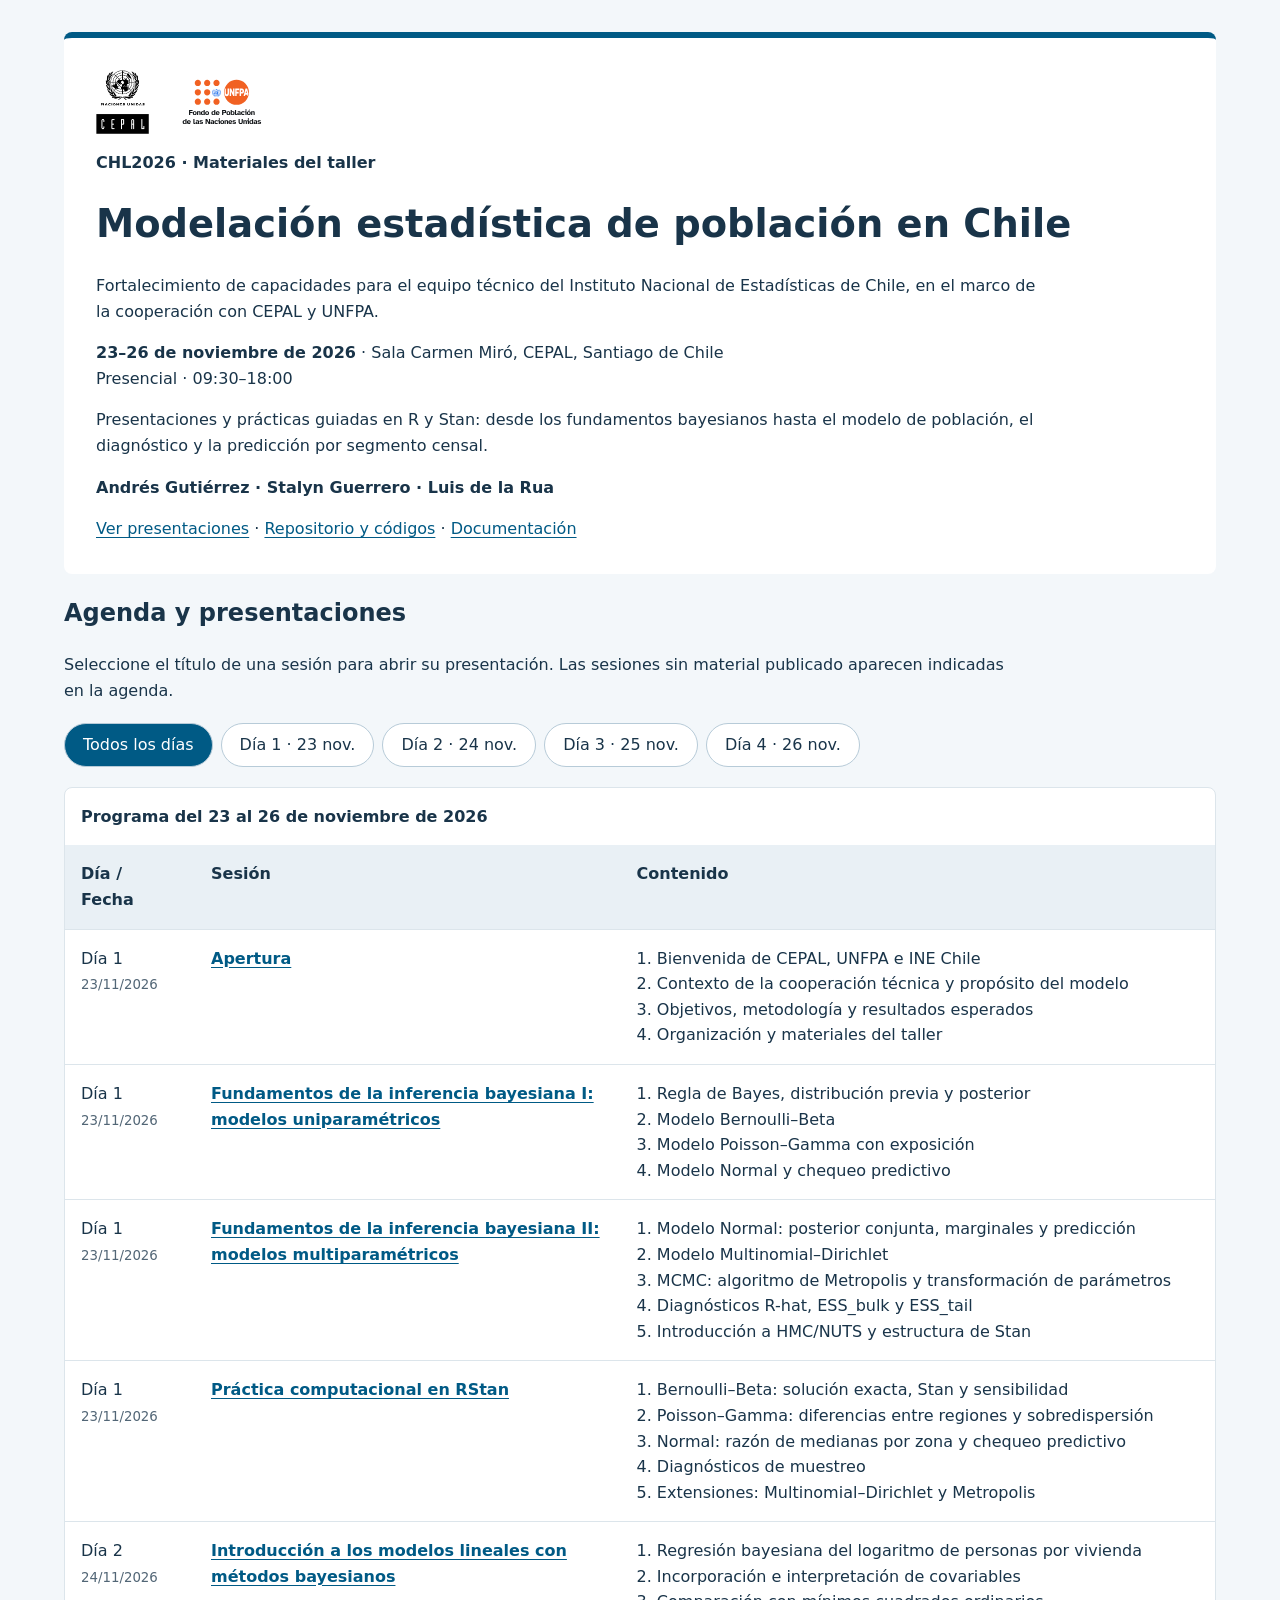
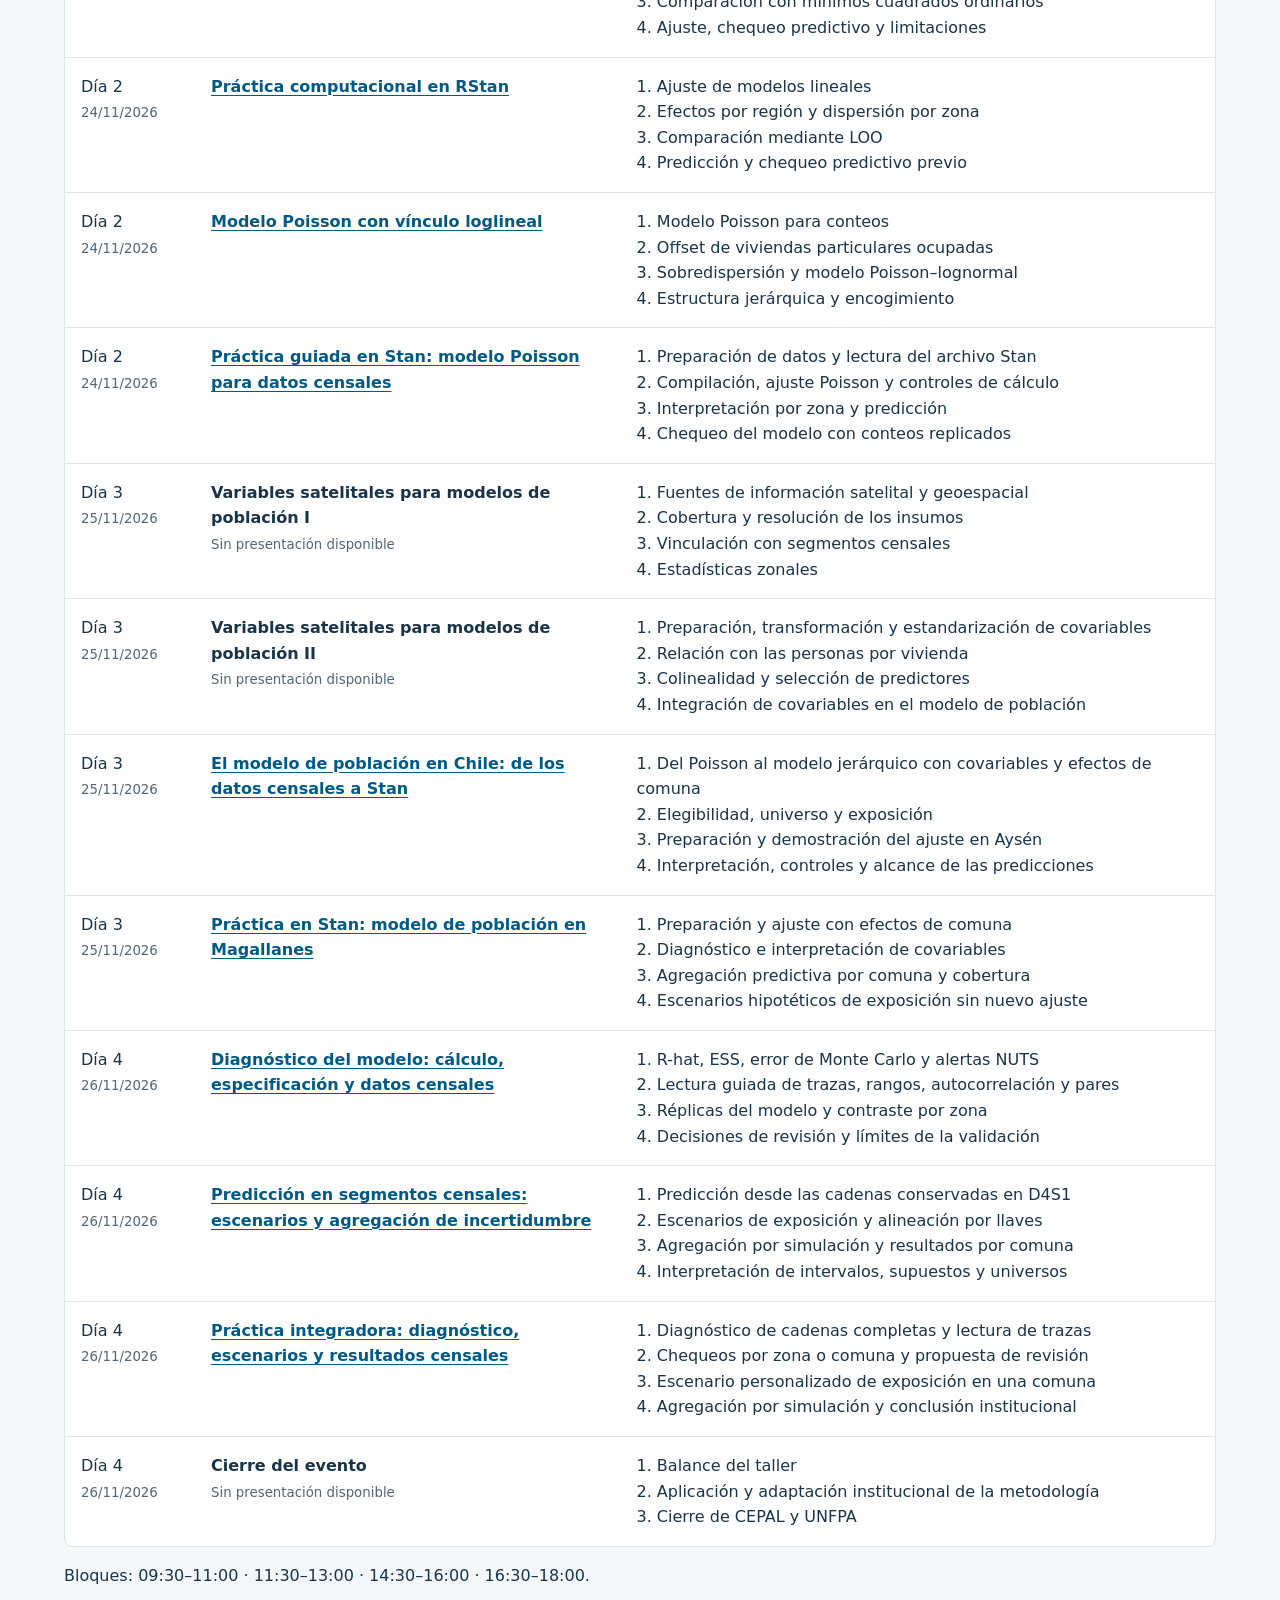
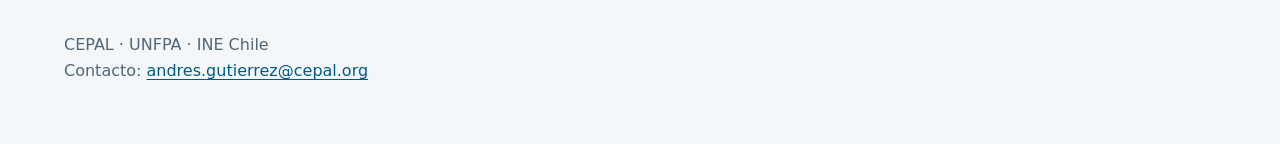
<file: index.html>
<!doctype html>
<html lang="es"><head><meta charset="utf-8"><meta name="viewport" content="width=device-width,initial-scale=1"><meta name="description" content="Agenda y presentaciones del taller de modelación estadística de población en Chile, 23 al 26 de noviembre de 2026."><title>CHL2026 · Presentaciones del taller</title>
<style>
*{box-sizing:border-box}body{margin:0;background:#f3f7fa;color:#193449;font:16px/1.6 system-ui,Segoe UI,sans-serif}main{max-width:1200px;margin:auto;padding:32px 24px}header{background:white;border-top:6px solid #005a85;border-radius:8px;padding:32px}.logos{display:flex;gap:28px;align-items:center;flex-wrap:wrap}.logos img{max-height:64px;max-width:190px;object-fit:contain}h1{font-size:clamp(1.8rem,3vw,2.6rem);line-height:1.2}p{max-width:950px}a{color:#005a85;text-underline-offset:3px}a:hover{color:#a54d00}a:focus-visible,button:focus-visible{outline:3px solid #e78c2e;outline-offset:4px}small,footer{color:#526676}.filters{display:flex;gap:8px;flex-wrap:wrap;margin:20px 0}button{font:inherit;cursor:pointer;border:1px solid #b7cbd8;border-radius:24px;padding:8px 18px;background:white;color:#193449}button[aria-pressed="true"]{background:#005a85;color:white}.table-wrap{overflow:auto;background:white;border:1px solid #dce5eb;border-radius:8px}table{width:100%;border-collapse:collapse;text-align:left}caption{text-align:left;padding:16px;font-weight:600}th{background:#e9f0f5}th,td{padding:16px;vertical-align:top}td{border-top:1px solid #dce5eb}td:first-child{white-space:nowrap;width:130px}td:nth-child(2){width:37%;font-weight:600}td small{font-weight:400}footer{padding:28px 0}[hidden]{display:none!important}@media(max-width:650px){main{padding:16px 12px}header{padding:22px}table{min-width:720px}}
</style></head><body><main><header>
<div class="logos"><img src="Dia1_S1_Apertura/img/logoCepal.jpg" alt="CEPAL"><img src="Dia1_S1_Apertura/img/UNFPA_logo.svg" alt="UNFPA"></div>
<p><strong>CHL2026 · Materiales del taller</strong></p><h1>Modelación estadística de población en Chile</h1>
<p>Fortalecimiento de capacidades para el equipo técnico del Instituto Nacional de Estadísticas de Chile, en el marco de la cooperación con CEPAL y UNFPA.</p>
<p><strong>23–26 de noviembre de 2026</strong> · Sala Carmen Miró, CEPAL, Santiago de Chile<br>Presencial · 09:30–18:00</p>
<p>Presentaciones y prácticas guiadas en R y Stan: desde los fundamentos bayesianos hasta el modelo de población, el diagnóstico y la predicción por segmento censal.</p>
<p><strong>Andrés Gutiérrez · Stalyn Guerrero · Luis de la Rua</strong></p><nav aria-label="Enlaces principales"><a href="#agenda">Ver presentaciones</a> · <a href="https://github.com/psirusteam/CHL2026">Repositorio y códigos</a> · <a href="https://github.com/psirusteam/CHL2026/blob/main/README.md">Documentación</a></nav>
</header><section aria-labelledby="agenda"><h2 id="agenda">Agenda y presentaciones</h2><p>Seleccione el título de una sesión para abrir su presentación. Las sesiones sin material publicado aparecen indicadas en la agenda.</p>
<div class="filters" role="group" aria-label="Filtrar por día"><button type="button" data-filter="all" aria-pressed="true">Todos los días</button><button type="button" data-filter="Día 1" aria-pressed="false">Día 1 · 23 nov.</button><button type="button" data-filter="Día 2" aria-pressed="false">Día 2 · 24 nov.</button><button type="button" data-filter="Día 3" aria-pressed="false">Día 3 · 25 nov.</button><button type="button" data-filter="Día 4" aria-pressed="false">Día 4 · 26 nov.</button></div>
<div class="table-wrap"><table><caption>Programa del 23 al 26 de noviembre de 2026</caption><thead><tr><th scope="col">Día / Fecha</th><th scope="col">Sesión</th><th scope="col">Contenido</th></tr></thead><tbody><tr data-day="Día 1"><td>Día 1<br><small>23/11/2026</small></td><td><a href="Dia1_S1_Apertura/Apertura.html">Apertura</a></td><td>1. Bienvenida de CEPAL, UNFPA e INE Chile<br>2. Contexto de la cooperaci&#243;n t&#233;cnica y prop&#243;sito del modelo<br>3. Objetivos, metodolog&#237;a y resultados esperados<br>4. Organizaci&#243;n y materiales del taller</td></tr>
<tr data-day="Día 1"><td>Día 1<br><small>23/11/2026</small></td><td><a href="Dia1_S2_Bayes_uniparametrico/Bayes_uniparametrico.html">Fundamentos de la inferencia bayesiana I: modelos uniparam&#233;tricos</a></td><td>1. Regla de Bayes, distribuci&#243;n previa y posterior<br>2. Modelo Bernoulli–Beta<br>3. Modelo Poisson–Gamma con exposici&#243;n<br>4. Modelo Normal y chequeo predictivo</td></tr>
<tr data-day="Día 1"><td>Día 1<br><small>23/11/2026</small></td><td><a href="Dia1_S3_Bayes_multiparametrico/Bayes_multiparametrico.html">Fundamentos de la inferencia bayesiana II: modelos multiparam&#233;tricos</a></td><td>1. Modelo Normal: posterior conjunta, marginales y predicci&#243;n<br>2. Modelo Multinomial–Dirichlet<br>3. MCMC: algoritmo de Metropolis y transformaci&#243;n de par&#225;metros<br>4. Diagn&#243;sticos R-hat, ESS_bulk y ESS_tail<br>5. Introducci&#243;n a HMC/NUTS y estructura de Stan</td></tr>
<tr data-day="Día 1"><td>Día 1<br><small>23/11/2026</small></td><td><a href="Dia1_S4_Practica/Practica_Dia1.html">Pr&#225;ctica computacional en RStan</a></td><td>1. Bernoulli–Beta: soluci&#243;n exacta, Stan y sensibilidad<br>2. Poisson–Gamma: diferencias entre regiones y sobredispersi&#243;n<br>3. Normal: raz&#243;n de medianas por zona y chequeo predictivo<br>4. Diagn&#243;sticos de muestreo<br>5. Extensiones: Multinomial–Dirichlet y Metropolis</td></tr>
<tr data-day="Día 2"><td>Día 2<br><small>24/11/2026</small></td><td><a href="Dia2_S1_Modelo_lineal/Modelo_lineal.html">Introducci&#243;n a los modelos lineales con m&#233;todos bayesianos</a></td><td>1. Regresi&#243;n bayesiana del logaritmo de personas por vivienda<br>2. Incorporaci&#243;n e interpretaci&#243;n de covariables<br>3. Comparaci&#243;n con m&#237;nimos cuadrados ordinarios<br>4. Ajuste, chequeo predictivo y limitaciones</td></tr>
<tr data-day="Día 2"><td>Día 2<br><small>24/11/2026</small></td><td><a href="Dia2_S2_Practica/Practica_Dia2_lineal.html">Pr&#225;ctica computacional en RStan</a></td><td>1. Ajuste de modelos lineales<br>2. Efectos por regi&#243;n y dispersi&#243;n por zona<br>3. Comparaci&#243;n mediante LOO<br>4. Predicci&#243;n y chequeo predictivo previo</td></tr>
<tr data-day="Día 2"><td>Día 2<br><small>24/11/2026</small></td><td><a href="Dia2_S3_Modelo_Poisson/Modelo_Poisson.html">Modelo Poisson con v&#237;nculo loglineal</a></td><td>1. Modelo Poisson para conteos<br>2. Offset de viviendas particulares ocupadas<br>3. Sobredispersi&#243;n y modelo Poisson–lognormal<br>4. Estructura jer&#225;rquica y encogimiento</td></tr>
<tr data-day="Día 2"><td>Día 2<br><small>24/11/2026</small></td><td><a href="Dia2_S4_Practica/Practica_Dia2_Poisson.html">Pr&#225;ctica guiada en Stan: modelo Poisson para datos censales</a></td><td>1. Preparaci&#243;n de datos y lectura del archivo Stan<br>2. Compilaci&#243;n, ajuste Poisson y controles de c&#225;lculo<br>3. Interpretaci&#243;n por zona y predicci&#243;n<br>4. Chequeo del modelo con conteos replicados</td></tr>
<tr data-day="Día 3"><td>Día 3<br><small>25/11/2026</small></td><td>Variables satelitales para modelos de poblaci&#243;n I<br><small>Sin presentación disponible</small></td><td>1. Fuentes de informaci&#243;n satelital y geoespacial<br>2. Cobertura y resoluci&#243;n de los insumos<br>3. Vinculaci&#243;n con segmentos censales<br>4. Estad&#237;sticas zonales</td></tr>
<tr data-day="Día 3"><td>Día 3<br><small>25/11/2026</small></td><td>Variables satelitales para modelos de poblaci&#243;n II<br><small>Sin presentación disponible</small></td><td>1. Preparaci&#243;n, transformaci&#243;n y estandarizaci&#243;n de covariables<br>2. Relaci&#243;n con las personas por vivienda<br>3. Colinealidad y selecci&#243;n de predictores<br>4. Integraci&#243;n de covariables en el modelo de poblaci&#243;n</td></tr>
<tr data-day="Día 3"><td>Día 3<br><small>25/11/2026</small></td><td><a href="Dia3_S3_Modelo_Chile/Modelo_Chile.html">El modelo de poblaci&#243;n en Chile: de los datos censales a Stan</a></td><td>1. Del Poisson al modelo jer&#225;rquico con covariables y efectos de comuna<br>2. Elegibilidad, universo y exposici&#243;n<br>3. Preparaci&#243;n y demostraci&#243;n del ajuste en Ays&#233;n<br>4. Interpretaci&#243;n, controles y alcance de las predicciones</td></tr>
<tr data-day="Día 3"><td>Día 3<br><small>25/11/2026</small></td><td><a href="Dia3_S4_Practica/Practica_Dia3.html">Pr&#225;ctica en Stan: modelo de poblaci&#243;n en Magallanes</a></td><td>1. Preparaci&#243;n y ajuste con efectos de comuna<br>2. Diagn&#243;stico e interpretaci&#243;n de covariables<br>3. Agregaci&#243;n predictiva por comuna y cobertura<br>4. Escenarios hipot&#233;ticos de exposici&#243;n sin nuevo ajuste</td></tr>
<tr data-day="Día 4"><td>Día 4<br><small>26/11/2026</small></td><td><a href="Dia4_S1_Diagnostico/Diagnostico.html">Diagn&#243;stico del modelo: c&#225;lculo, especificaci&#243;n y datos censales</a></td><td>1. R-hat, ESS, error de Monte Carlo y alertas NUTS<br>2. Lectura guiada de trazas, rangos, autocorrelaci&#243;n y pares<br>3. R&#233;plicas del modelo y contraste por zona<br>4. Decisiones de revisi&#243;n y l&#237;mites de la validaci&#243;n</td></tr>
<tr data-day="Día 4"><td>Día 4<br><small>26/11/2026</small></td><td><a href="Dia4_S2_Prediccion/Prediccion.html">Predicci&#243;n en segmentos censales: escenarios y agregaci&#243;n de incertidumbre</a></td><td>1. Predicci&#243;n desde las cadenas conservadas en D4S1<br>2. Escenarios de exposici&#243;n y alineaci&#243;n por llaves<br>3. Agregaci&#243;n por simulaci&#243;n y resultados por comuna<br>4. Interpretaci&#243;n de intervalos, supuestos y universos</td></tr>
<tr data-day="Día 4"><td>Día 4<br><small>26/11/2026</small></td><td><a href="Dia4_S3_Practica/Practica_Dia4.html">Pr&#225;ctica integradora: diagn&#243;stico, escenarios y resultados censales</a></td><td>1. Diagn&#243;stico de cadenas completas y lectura de trazas<br>2. Chequeos por zona o comuna y propuesta de revisi&#243;n<br>3. Escenario personalizado de exposici&#243;n en una comuna<br>4. Agregaci&#243;n por simulaci&#243;n y conclusi&#243;n institucional</td></tr>
<tr data-day="Día 4"><td>Día 4<br><small>26/11/2026</small></td><td>Cierre del evento<br><small>Sin presentación disponible</small></td><td>1. Balance del taller<br>2. Aplicaci&#243;n y adaptaci&#243;n institucional de la metodolog&#237;a<br>3. Cierre de CEPAL y UNFPA</td></tr></tbody></table></div><p>Bloques: 09:30–11:00 · 11:30–13:00 · 14:30–16:00 · 16:30–18:00.</p></section>
<footer>CEPAL · UNFPA · INE Chile<br>Contacto: <a href="mailto:andres.gutierrez@cepal.org">andres.gutierrez@cepal.org</a></footer></main>
<script>document.querySelectorAll('[data-filter]').forEach(button=>{button.addEventListener('click',()=>{document.querySelectorAll('[data-filter]').forEach(item=>item.setAttribute('aria-pressed',String(item===button)));document.querySelectorAll('tbody tr').forEach(row=>{row.hidden=button.dataset.filter!=='all'&&row.dataset.day!==button.dataset.filter;});});});</script></body></html>
</file>
